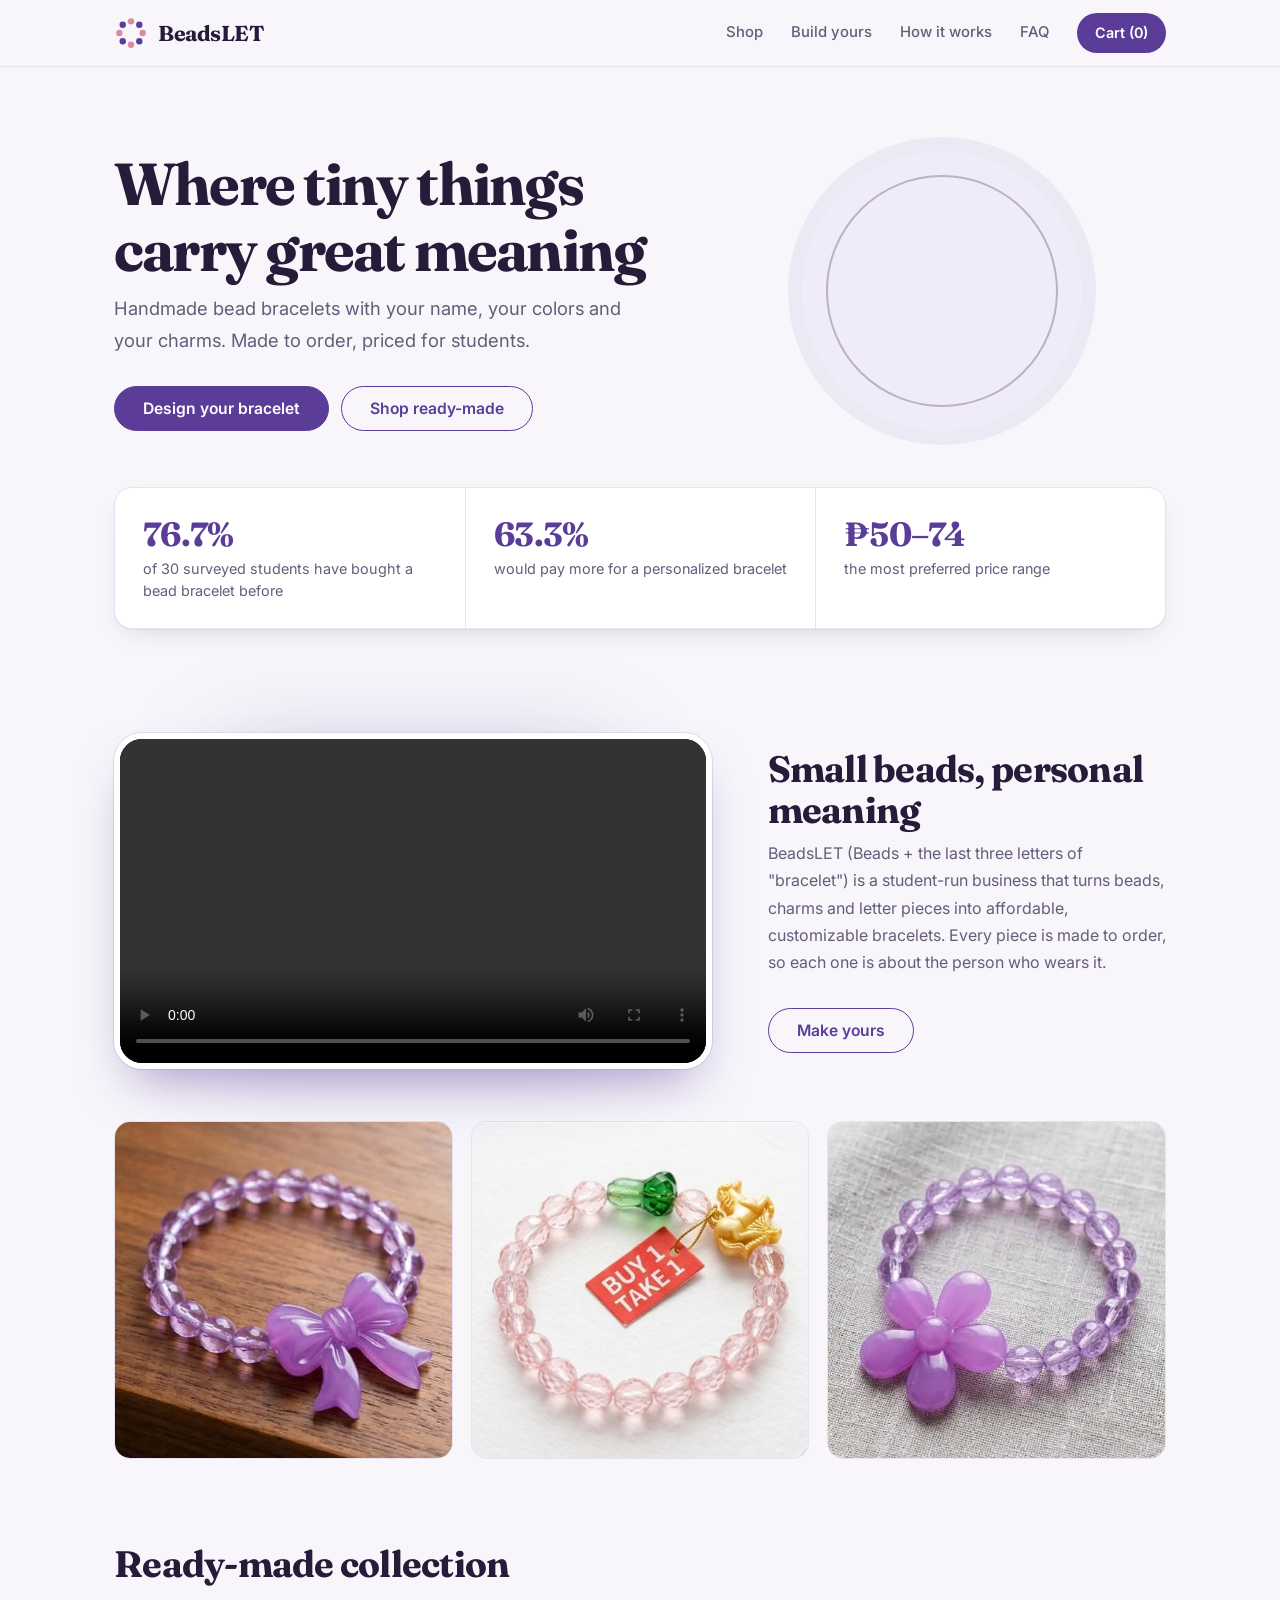
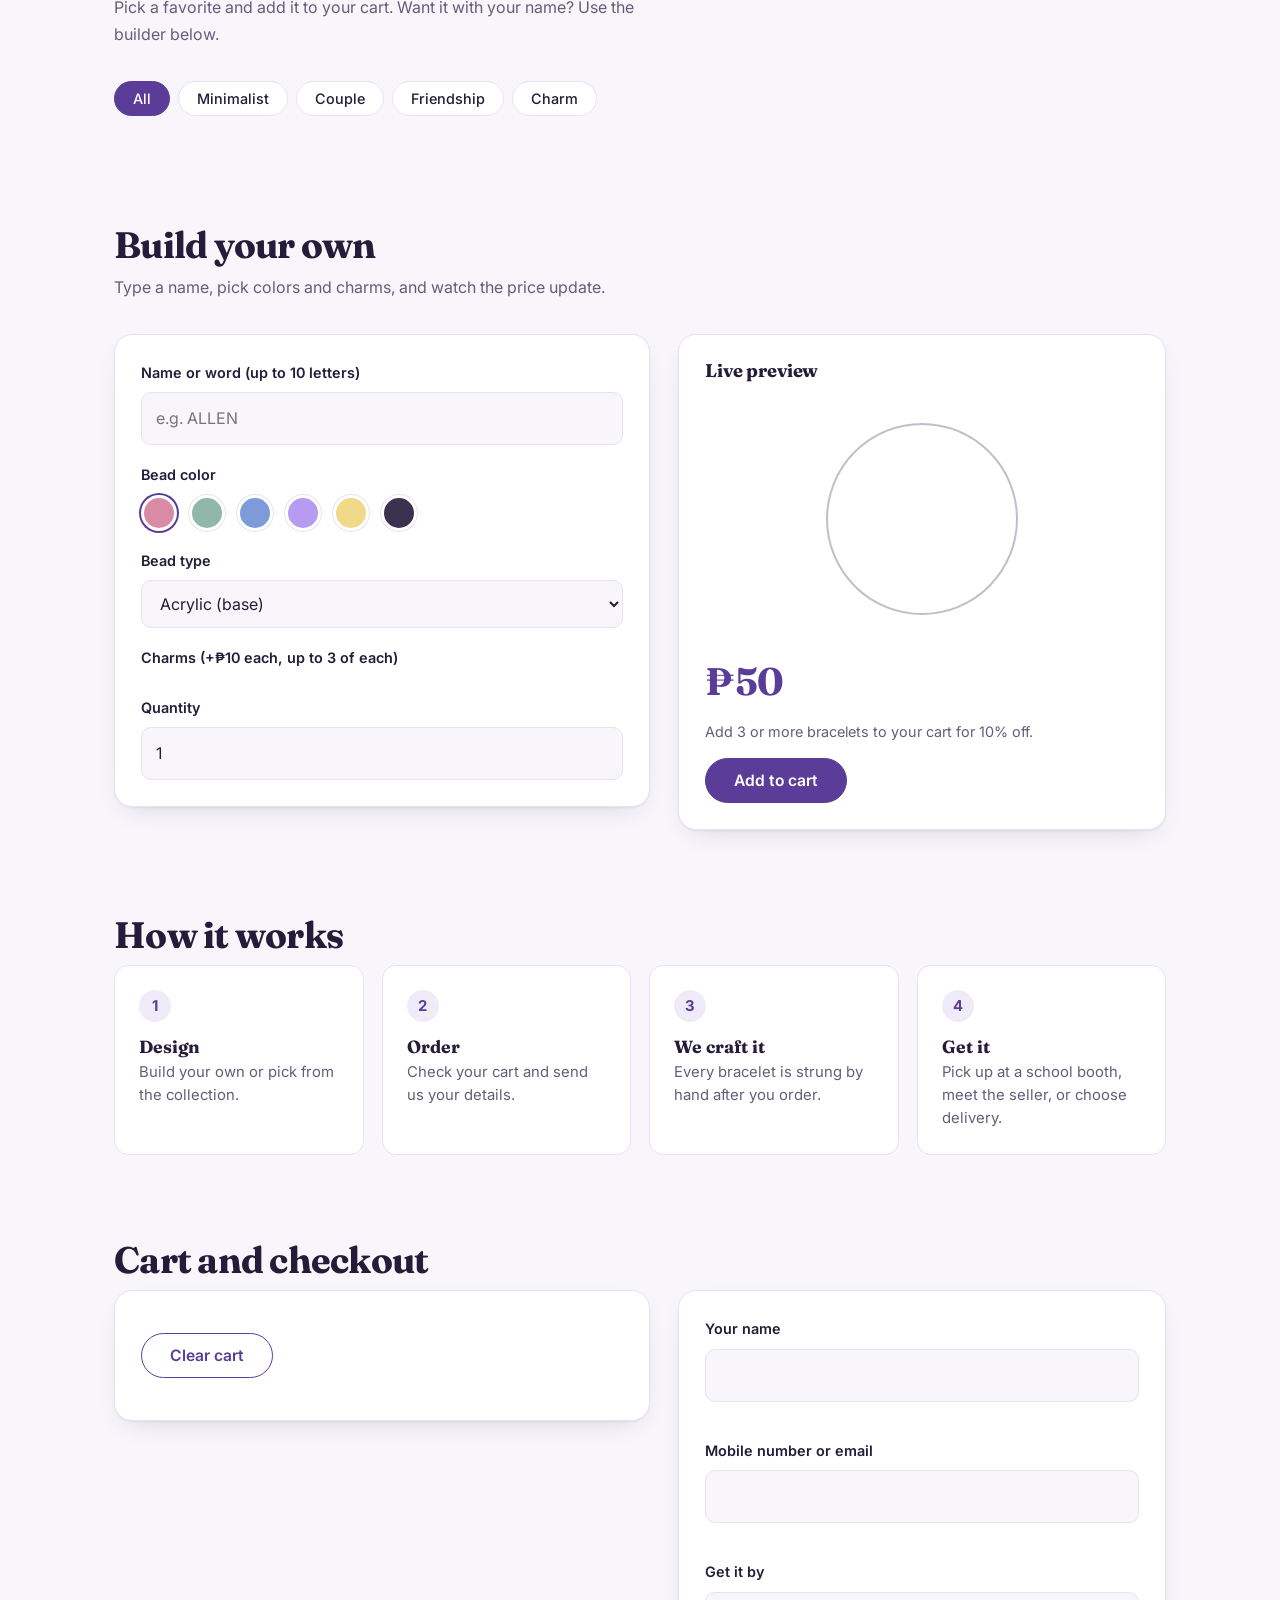
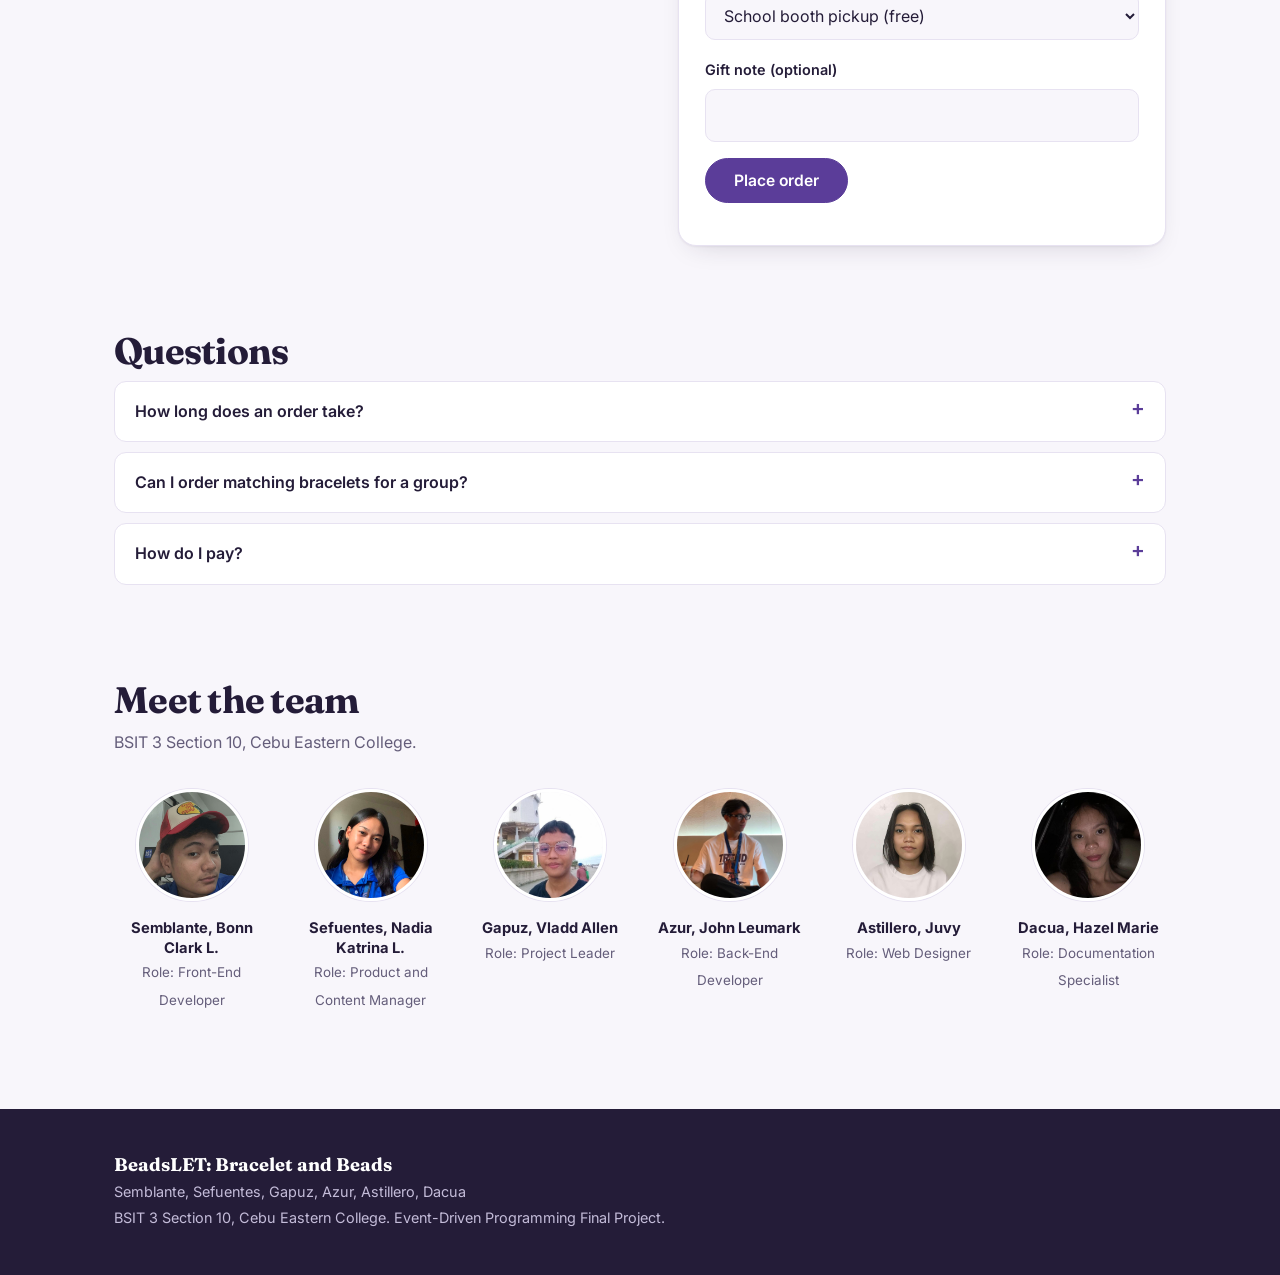
<file: index.html>
<!DOCTYPE html>
<html lang="en">
<head>
<meta charset="utf-8">
<meta name="viewport" content="width=device-width, initial-scale=1">
<meta name="description" content="BeadsLET: affordable, customizable handmade bead bracelets.">
<link rel="icon" type="image/svg+xml" href="assets/images/favicon.svg">
<title>BeadsLET | Bracelet and Beads</title>
<link rel="preconnect" href="https://fonts.googleapis.com">
<link href="https://fonts.googleapis.com/css2?family=Fraunces:opsz,wght@9..144,500;9..144,700&family=Inter:wght@400;500;600&display=swap" rel="stylesheet">
<link rel="stylesheet" href="https://pyscript.net/releases/2024.11.1/core.css">
<script type="module" src="https://pyscript.net/releases/2024.11.1/core.js"></script>
<link rel="stylesheet" href="style.css?v=7">
</head>
<body>
<header class="top"><div class="wrap"><nav>
  <a class="logo" href="#top"><img src="assets/images/logo.svg" alt="" width="34" height="34"><span>BeadsLET</span></a>
  <div class="links"><a class="l" href="#shop">Shop</a><a class="l" href="#build">Build yours</a><a class="l" href="#how">How it works</a><a class="l" href="#faq">FAQ</a>
  <a class="cartbtn" href="#order">Cart (<span id="cart-count">0</span>)</a></div>
</nav></div></header>

<main id="top" class="wrap">
<div class="hero">
  <div>
    <h1>Where tiny things carry great meaning</h1>
    <p class="lead">Handmade bead bracelets with your name, your colors and your charms. Made to order, priced for students.</p>
    <div class="cta"><a class="btn" href="#build">Design your bracelet</a><a class="btn ghost" href="#shop">Shop ready-made</a></div>
  </div>
  <div class="strand big" aria-hidden="true" id="hero-strand"></div>
</div>

<div class="stats" aria-label="Survey results">
  <div class="stat"><b>76.7%</b><span>of 30 surveyed students have bought a bead bracelet before</span></div>
  <div class="stat"><b>63.3%</b><span>would pay more for a personalized bracelet</span></div>
  <div class="stat"><b>₱50–74</b><span>the most preferred price range</span></div>
</div>

<section id="about">
  <div class="about">
    <figure class="photo" style="display:grid;place-items:center;padding:20px 0">
      <video controls playsinline preload="metadata"
             style="width:100%;height:auto;aspect-ratio:16/9;object-fit:contain;background:#000;border:6px solid #fff;border-radius:28px;box-shadow:0 26px 50px -18px rgba(91,61,153,.5),0 0 0 1px #e0dbee">
        <source src="assets/images/ad.mp4" type="video/mp4">
        Your browser does not support video.
      </video>
    </figure>
    <div>
      <h2>Small beads, personal meaning</h2>
      <p class="sub">BeadsLET (Beads + the last three letters of "bracelet") is a student-run business that turns beads, charms and letter pieces into affordable, customizable bracelets. Every piece is made to order, so each one is about the person who wears it.</p>
      <a class="btn ghost" href="#build">Make yours</a>
    </div>
  </div>
  <div class="gallery">
    <figure class="photo"><img src="assets/images/P2.jpg" alt="Gallery photo 1" loading="lazy"></figure>
    <figure class="photo"><img src="assets/images/P3.jpg" alt="Gallery photo 2" loading="lazy"></figure>
    <figure class="photo"><img src="assets/images/P4.jpg" alt="Gallery photo 3" loading="lazy"></figure>
  </div>
</section>

<section id="shop">
  <h2>Ready-made collection</h2>
  <p class="sub">Pick a favorite and add it to your cart. Want it with your name? Use the builder below.</p>
  <div class="filters" id="filters">
    <button class="filter on" data-tag="all">All</button><button class="filter" data-tag="minimalist">Minimalist</button>
    <button class="filter" data-tag="couple">Couple</button><button class="filter" data-tag="friendship">Friendship</button><button class="filter" data-tag="charm">Charm</button>
  </div>
  <div class="grid" id="catalog"></div>
</section>

<section id="build">
  <h2>Build your own</h2>
  <p class="sub">Type a name, pick colors and charms, and watch the price update.</p>
  <div class="split">
    <div class="card">
      <label for="name" style="margin-top:0">Name or word (up to 10 letters)</label>
      <input type="text" id="name" maxlength="10" placeholder="e.g. ALLEN" autocomplete="off">
      <label>Bead color</label>
      <div class="swatches">
        <button class="swatch on" data-color="#d98ba6" style="background:#d98ba6" aria-label="Rose"></button>
        <button class="swatch" data-color="#8fb8a8" style="background:#8fb8a8" aria-label="Sage"></button>
        <button class="swatch" data-color="#7d9bd8" style="background:#7d9bd8" aria-label="Sky"></button>
        <button class="swatch" data-color="#b79bf0" style="background:#b79bf0" aria-label="Lilac"></button>
        <button class="swatch" data-color="#f1d98a" style="background:#f1d98a" aria-label="Butter"></button>
        <button class="swatch" data-color="#3a3350" style="background:#3a3350" aria-label="Midnight"></button>
      </div>
      <label for="bead">Bead type</label>
      <select id="bead"><option value="Acrylic">Acrylic (base)</option><option value="Mixed">Mixed beads (+₱5)</option><option value="Pearl-like">Pearl-like (+₱10)</option><option value="Gemstone-style">Gemstone-style (+₱15)</option></select>

      <label>Charms (+₱10 each, up to 3 of each)</label>
      <div class="charm-options" id="charm-options"></div>

      <label for="qty">Quantity</label>
      <input type="number" id="qty" min="1" max="50" value="1">
    </div>
    <div class="card">
      <h3>Live preview</h3>
      <div class="strand" id="preview"></div>
      <p class="muted" id="summary"></p>
      <div class="price" id="price">₱50</div>
      <p class="muted">Add 3 or more bracelets to your cart for 10% off.</p>
      <button class="btn" id="add">Add to cart</button>
      <div class="msg" id="build-msg" role="status"></div>
    </div>
  </div>
</section>

<section id="how">
  <h2>How it works</h2>
  <ol class="steps">
    <li><b>Design</b>Build your own or pick from the collection.</li>
    <li><b>Order</b>Check your cart and send us your details.</li>
    <li><b>We craft it</b>Every bracelet is strung by hand after you order.</li>
    <li><b>Get it</b>Pick up at a school booth, meet the seller, or choose delivery.</li>
  </ol>
</section>

<section id="order">
  <h2>Cart and checkout</h2>
  <div class="split">
    <div class="card">
      <ul id="cart-list"></ul>
      <div class="totals" id="totals"></div>
      <p><button class="btn ghost" id="clear" type="button">Clear cart</button></p>
    </div>
    <form class="card" id="order-form" novalidate>
      <label for="cust" style="margin-top:0">Your name</label><input type="text" id="cust" autocomplete="name"><span class="err" id="e-cust"></span>
      <label for="contact">Mobile number or email</label><input type="text" id="contact" autocomplete="off"><span class="err" id="e-contact"></span>
      <label for="method">Get it by</label>
      <select id="method"><option value="0">School booth pickup (free)</option><option value="0">Meet up with seller (free)</option><option value="30">Delivery (+₱30)</option></select>
      <label for="note">Gift note (optional)</label><input type="text" id="note" maxlength="60">
      <p><button class="btn" type="submit">Place order</button></p>
      <div class="msg" id="order-msg" role="status"></div>
    </form>
  </div>
</section>

<section id="faq">
  <h2>Questions</h2>
  <details><summary>How long does an order take?</summary><p>Bracelets are made to order. We confirm the timeline with you after you place your order.</p></details>
  <details><summary>Can I order matching bracelets for a group?</summary><p>Yes. Set the quantity in the builder, or pick the couple and friendship sets.</p></details>
  <details><summary>How do I pay?</summary><p>Payment is arranged with the seller when you get your order.</p></details>
</section>
<section id="team">
  <h2>Meet the team</h2>
  <p class="sub">BSIT 3 Section 10, Cebu Eastern College.</p>
  <div class="team">
    <div class="member"><img src="assets/team/bonn.jpg" alt="Photo of Semblante, Bonn Clark L." loading="lazy"><b>Semblante, Bonn Clark L.</b><span>Role: Front-End Developer</span></div>
    <div class="member"><img src="assets/team/nadia.jpg" alt="Photo of Sefuentes, Nadia Katrina L." loading="lazy"><b>Sefuentes, Nadia Katrina L.</b><span>Role: Product and Content Manager</span></div>
    <div class="member"><img src="assets/team/gapuz.jpg" alt="Photo of Gapuz, Vlad Allen" loading="lazy"><b>Gapuz, Vladd Allen</b><span>Role: Project Leader</span></div>
    <div class="member"><img src="assets/team/azur.jpg" alt="Photo of Azur, John Leumark" loading="lazy"><b>Azur, John Leumark</b><span>Role: Back-End Developer</span></div>
    <div class="member"><img src="assets/team/juvy.jpg" alt="Photo of Astillero, Juvy" loading="lazy"><b>Astillero, Juvy</b><span>Role: Web Designer</span></div>
    <div class="member"><img src="assets/team/hazel.jpg" alt="Photo of Dacua, Hazel Marie" loading="lazy"><b>Dacua, Hazel Marie</b><span>Role: Documentation Specialist</span></div>
  </div>
</section>
</main>

<footer><div class="wrap"><b>BeadsLET: Bracelet and Beads</b><br>Semblante, Sefuentes, Gapuz, Azur, Astillero, Dacua<br>BSIT 3 Section 10, Cebu Eastern College. Event-Driven Programming Final Project.</div></footer>
<div id="toast" role="status"></div>
<script type="py" src="./main.py?v=6"></script>
</body>
</html>
</file>
<file: style.css>
/* BeadsLET: clean, professional theme */
:root{--bg:#f8f6fb;--card:#fff;--tint:#f0ebf9;--ink:#241c38;--mute:#645d7a;--line:#e7e2f1;--plum:#5b3d99;--plum2:#47307a;--on-plum:#fff;--rose:#d98ba6;--r:14px;--shadow:0 1px 2px rgba(36,28,56,.05),0 10px 28px -14px rgba(36,28,56,.22);--foot:#241c38}
@media(prefers-color-scheme:dark){:root{--bg:#151022;--card:#211a35;--tint:#2a2244;--ink:#f1edfa;--mute:#b0a9ca;--line:#352d55;--plum:#b196f5;--plum2:#c9b8f8;--on-plum:#1b1230;--shadow:0 1px 2px rgba(0,0,0,.3),0 10px 28px -14px rgba(0,0,0,.6);--foot:#0f0a1a}}
*{box-sizing:border-box}
html{scroll-behavior:smooth;scroll-padding-top:76px}
body{margin:0;background:var(--bg);color:var(--ink);font:16px/1.7 Inter,system-ui,sans-serif;-webkit-font-smoothing:antialiased}
h1,h2,h3{font-family:Fraunces,Georgia,serif;margin:0 0 .6rem;font-weight:700;letter-spacing:-.02em;line-height:1.12}
h1{font-size:clamp(2.5rem,5.5vw,3.7rem);letter-spacing:-.03em}
h2{font-size:clamp(1.8rem,3.4vw,2.3rem)}h3{font-size:1.15rem;letter-spacing:-.01em}
.wrap{max-width:1100px;margin:0 auto;padding:0 24px}
section{padding:76px 0 8px}
.sub{color:var(--mute);max-width:56ch;margin:0 0 32px}

/* Header */
.top{position:sticky;top:0;z-index:10;background:color-mix(in srgb,var(--bg) 85%,transparent);backdrop-filter:saturate(1.4) blur(12px);border-bottom:1px solid var(--line)}
nav{display:flex;justify-content:space-between;align-items:center;height:66px}
.logo{display:flex;align-items:center;gap:10px;font:700 1.35rem Fraunces,serif;color:var(--ink);text-decoration:none;letter-spacing:-.02em}
.logo img{display:block}
nav .links{display:flex;gap:28px;align-items:center}
nav a.l{color:var(--mute);text-decoration:none;font-size:.93rem;font-weight:500;transition:color .15s}
nav a.l:hover{color:var(--ink)}
.cartbtn{background:var(--plum);color:var(--on-plum);border-radius:999px;padding:8px 18px;font-weight:600;font-size:.9rem;text-decoration:none;transition:background .15s}
.cartbtn:hover{background:var(--plum2)}

/* Buttons and focus */
.btn{display:inline-block;background:var(--plum);color:var(--on-plum);border:1.5px solid var(--plum);border-radius:999px;padding:12px 28px;font:600 .98rem Inter,sans-serif;cursor:pointer;text-decoration:none;transition:background .15s,border-color .15s,color .15s}
.btn:hover{background:var(--plum2);border-color:var(--plum2)}
.btn.ghost{background:transparent;color:var(--plum)}
.btn.ghost:hover{background:var(--tint);border-color:var(--plum)}
a:focus-visible,button:focus-visible,input:focus-visible,select:focus-visible,summary:focus-visible{outline:3px solid color-mix(in srgb,var(--plum) 45%,transparent);outline-offset:2px}

/* Hero */
.hero{padding:84px 0 56px;display:grid;gap:56px;grid-template-columns:1.1fr .9fr;align-items:center}
.hero p.lead{font-size:1.15rem;color:var(--mute);max-width:44ch;margin:0}
.hero .cta{display:flex;gap:12px;flex-wrap:wrap;margin-top:30px}

/* Stats */
.stats{display:grid;grid-template-columns:repeat(auto-fit,minmax(220px,1fr));background:var(--card);border:1px solid var(--line);border-radius:18px;box-shadow:var(--shadow);margin-bottom:8px}
.stat{padding:26px 28px}
.stat+.stat{border-left:1px solid var(--line)}
.stat b{display:block;font:700 2.1rem Fraunces,serif;color:var(--plum);letter-spacing:-.02em;line-height:1.2}
.stat span{display:block;color:var(--mute);font-size:.9rem;line-height:1.5;margin-top:4px}

/* Bracelet preview */
.strand{position:relative;width:240px;height:240px;margin:18px auto}
.strand.big{width:280px;height:280px;margin:0 auto;border-radius:50%;background:var(--tint);box-shadow:0 0 0 14px color-mix(in srgb,var(--plum) 7%,transparent)}
.strand::before{content:"";position:absolute;inset:24px;border:2px solid color-mix(in srgb,var(--mute) 40%,transparent);border-radius:50%}
.ring{position:absolute;inset:0}
.slot{position:absolute;transform:translate(-50%,-50%);z-index:1}
.strand .bead{width:var(--d,30px);height:var(--d,30px);border-radius:50%;display:grid;place-items:center;color:var(--t,#fff);font:700 calc(var(--d,30px)*.46) Fraunces,serif;box-shadow:inset -3px -3px 6px rgba(0,0,0,.16),inset 2px 2px 5px rgba(255,255,255,.55),0 1px 3px rgba(0,0,0,.15)}
.strand .bead.charm{color:var(--plum);background:var(--card);border:1.5px solid var(--plum);font-size:calc(var(--d,30px)*.6);box-shadow:0 2px 5px rgba(91,61,153,.25)}

/* Cards, inputs */
.card{background:var(--card);border:1px solid var(--line);border-radius:18px;padding:26px;box-shadow:var(--shadow)}
label{display:block;font-weight:600;font-size:.9rem;margin:18px 0 7px}
input[type=text],input[type=number],select{width:100%;padding:12px 14px;border:1px solid var(--line);border-radius:10px;background:var(--bg);color:var(--ink);font:inherit;transition:border-color .15s,box-shadow .15s}
input[type=text]:focus,input[type=number]:focus,select:focus{outline:none;border-color:var(--plum);box-shadow:0 0 0 3px color-mix(in srgb,var(--plum) 18%,transparent)}
.split{display:grid;gap:28px;grid-template-columns:1.1fr 1fr;align-items:start}
.swatches{display:flex;gap:12px;flex-wrap:wrap}
.swatch{width:36px;height:36px;border-radius:50%;border:3px solid var(--card);cursor:pointer;padding:0;box-shadow:0 0 0 1px var(--line);transition:transform .15s}
.swatch:hover{transform:scale(1.08)}
.swatch.on{box-shadow:0 0 0 2px var(--plum)}
.price{font:700 2.4rem Fraunces,serif;color:var(--plum);margin:8px 0;letter-spacing:-.02em}
.muted{color:var(--mute);font-size:.9rem}

/* Charms */
.charm-options{display:flex;flex-direction:column;gap:10px;margin-top:6px}
.charm-item{background:var(--bg);padding:12px 14px;border-radius:12px;border:1px solid var(--line)}
.charm-head{display:flex;align-items:center;justify-content:space-between}
.charm-name{font-weight:600;font-size:.95rem}
.charm-name b{color:var(--plum);font-size:1.1rem;margin-right:6px}
.stepper{display:inline-flex;align-items:center;gap:12px}
.stepper button{width:30px;height:30px;border-radius:50%;border:1px solid var(--line);background:var(--card);color:var(--ink);font-size:1.1rem;line-height:1;cursor:pointer;padding:0;transition:border-color .15s}
.stepper button:hover:not(:disabled){border-color:var(--plum)}
.stepper button:disabled{opacity:.35;cursor:not-allowed}
.stepper output{min-width:1.2em;text-align:center;font-weight:600}
.charm-slot{display:flex;align-items:center;justify-content:space-between;gap:10px;margin:10px 0 0;font-weight:500;font-size:.85rem;color:var(--mute)}
.charm-slot select{width:auto;max-width:65%;padding:6px 10px;font-size:.85rem}

/* Shop */
.filters{display:flex;gap:8px;flex-wrap:wrap;margin-bottom:24px}
.filter{background:var(--card);border:1px solid var(--line);color:var(--ink);border-radius:999px;padding:8px 18px;font:500 .9rem Inter,sans-serif;cursor:pointer;transition:border-color .15s}
.filter:hover{border-color:var(--plum)}
.filter.on{background:var(--plum);color:var(--on-plum);border-color:var(--plum)}
.grid{display:grid;gap:20px;grid-template-columns:repeat(auto-fill,minmax(240px,1fr))}
.prod{padding:14px 14px 18px;transition:transform .2s,box-shadow .2s}
.prod:hover{transform:translateY(-3px)}
.pimg{width:100%;aspect-ratio:1/1;object-fit:cover;border-radius:12px;margin-bottom:14px;display:block;background:var(--tint)}
.prod h3,.prod p,.prod .row{padding:0 6px}
.prod p{margin:.2rem 0 14px;color:var(--mute);font-size:.9rem;line-height:1.55}
.prod .row{display:flex;justify-content:space-between;align-items:center}
.prod .row b{font:700 1.25rem Fraunces,serif}
.prod .btn{padding:8px 20px;font-size:.9rem}

/* About, video, gallery */
.about{display:grid;grid-template-columns:1.5fr 1fr;gap:56px;align-items:center;margin-bottom:32px}
.photo{margin:0}
.photo img{width:100%;height:100%;object-fit:cover;display:block;border-radius:var(--r);border:1px solid var(--line)}
.about .photo{position:relative;display:grid;place-items:center;padding:20px 0}
.about .photo::before{content:"";position:absolute;inset:8% 16%;border-radius:40px;background:var(--plum);filter:blur(50px);opacity:.22}
.photo video{position:relative;display:block;width:100%;max-width:100%;height:auto;aspect-ratio:16/9;object-fit:contain;background:#000;border:6px solid var(--card);border-radius:28px;box-shadow:0 28px 50px -20px rgba(36,28,56,.5),0 0 0 1px var(--line)}
.gallery{display:grid;grid-template-columns:repeat(auto-fit,minmax(220px,1fr));gap:18px}
.gallery .photo img{aspect-ratio:1/1;border-radius:16px}

/* How it works */
.steps{display:grid;grid-template-columns:repeat(auto-fit,minmax(220px,1fr));gap:18px;counter-reset:s;padding:0;margin:0;list-style:none}
.steps li{counter-increment:s;padding:24px;background:var(--card);border:1px solid var(--line);border-radius:var(--r);color:var(--mute);font-size:.93rem;line-height:1.55}
.steps li::before{content:counter(s);display:grid;place-items:center;width:32px;height:32px;border-radius:50%;background:var(--tint);color:var(--plum);font-weight:700;margin-bottom:14px}
.steps b{display:block;font:700 1.1rem Fraunces,serif;color:var(--ink);margin-bottom:4px}

/* Cart and checkout */
#cart-list{list-style:none;padding:0;margin:0}
#cart-list li{display:grid;grid-template-columns:1fr auto;gap:6px 14px;padding:14px 0;border-bottom:1px solid var(--line)}
.qty{display:inline-flex;align-items:center;gap:10px}
.qty button{width:28px;height:28px;border-radius:50%;border:1px solid var(--line);background:var(--bg);color:var(--ink);cursor:pointer;font-size:1rem}
.rm{background:none;border:0;color:var(--plum);cursor:pointer;text-decoration:underline;font:inherit;font-size:.85rem;padding:0}
.totals{margin-top:12px}
.totals div{display:flex;justify-content:space-between;padding:4px 0}
.totals .grand{font:700 1.4rem Fraunces,serif;border-top:1px solid var(--line);margin-top:8px;padding-top:12px}
.err{color:#c0334d;font-size:.84rem;min-height:1.1em;display:block;margin-top:4px}
.msg{display:none;margin-top:16px;padding:14px 16px;border-radius:12px;font-size:.93rem}
.msg.ok{display:block;background:#e3f3ea;color:#16432f}
.msg.bad{display:block;background:#fbe4e8;color:#7a1f33}

/* FAQ */
details{background:var(--card);border:1px solid var(--line);border-radius:12px;padding:16px 20px;margin-bottom:10px}
summary{cursor:pointer;font-weight:600;list-style:none;display:flex;justify-content:space-between;gap:12px}
summary::-webkit-details-marker{display:none}
summary::after{content:"+";color:var(--plum);font-size:1.3rem;line-height:1}
details[open] summary::after{content:"\2212"}
details p{margin:.7rem 0 0;color:var(--mute)}

/* Team */
.team{display:grid;grid-template-columns:repeat(auto-fit,minmax(150px,1fr));gap:24px}
.member{text-align:center}
.member img{width:112px;height:112px;object-fit:cover;border-radius:50%;border:3px solid var(--card);box-shadow:0 0 0 1px var(--line);margin-bottom:10px}
.member b{display:block;font-size:.92rem;line-height:1.35}
.member span{color:var(--mute);font-size:.84rem}

/* Footer and toast */
footer{margin-top:88px;background:var(--foot);color:#c4bcd9;padding:44px 0;font-size:.9rem;line-height:1.8}
footer b{color:#fff;font:700 1.15rem Fraunces,serif}
#toast{position:fixed;left:50%;bottom:28px;transform:translate(-50%,30px);background:var(--ink);color:var(--bg);padding:12px 22px;border-radius:999px;opacity:0;pointer-events:none;transition:.25s;z-index:20;font-size:.92rem;box-shadow:var(--shadow)}
#toast.show{opacity:1;transform:translate(-50%,0)}

/* Bead textures */
.bead:not(.letter):not(.charm){background-color:var(--c,#d98ba6)}
.tex-Acrylic,.tex-Mixed{background-image:radial-gradient(circle at 30% 28%,rgba(255,255,255,.8) 0,rgba(255,255,255,0) 30%)}
.tex-Pearl-like:not(.letter):not(.charm){background-color:color-mix(in srgb,var(--c) 30%,#f8f4fc);background-image:radial-gradient(circle at 32% 28%,#fff 0,rgba(255,255,255,.8) 20%,rgba(255,255,255,0) 60%),radial-gradient(circle at 70% 80%,rgba(190,170,230,.45),rgba(255,255,255,0) 55%);box-shadow:inset -4px -5px 9px rgba(120,100,150,.3),inset 3px 3px 6px #fff,0 1px 3px rgba(0,0,0,.18)}
.tex-Gemstone-style:not(.letter):not(.charm){clip-path:polygon(30% 0,70% 0,100% 30%,100% 70%,70% 100%,30% 100%,0 70%,0 30%);border-radius:0;background-image:conic-gradient(from 20deg,rgba(255,255,255,.6),rgba(0,0,0,.08),rgba(255,255,255,.3),rgba(0,0,0,.12),rgba(255,255,255,.45),rgba(0,0,0,.08),rgba(255,255,255,.6));box-shadow:inset 0 0 0 2px rgba(255,255,255,.3),inset -3px -3px 6px rgba(0,0,0,.18)}

/* Responsive and motion */
@media(max-width:860px){.hero,.split,.about{grid-template-columns:1fr;gap:36px}.hero{padding-top:52px}nav .links a.l{display:none}.stat+.stat{border-left:0;border-top:1px solid var(--line)}section{padding-top:56px}}
@media(prefers-reduced-motion:reduce){*{transition:none!important;scroll-behavior:auto!important}}
</file>
